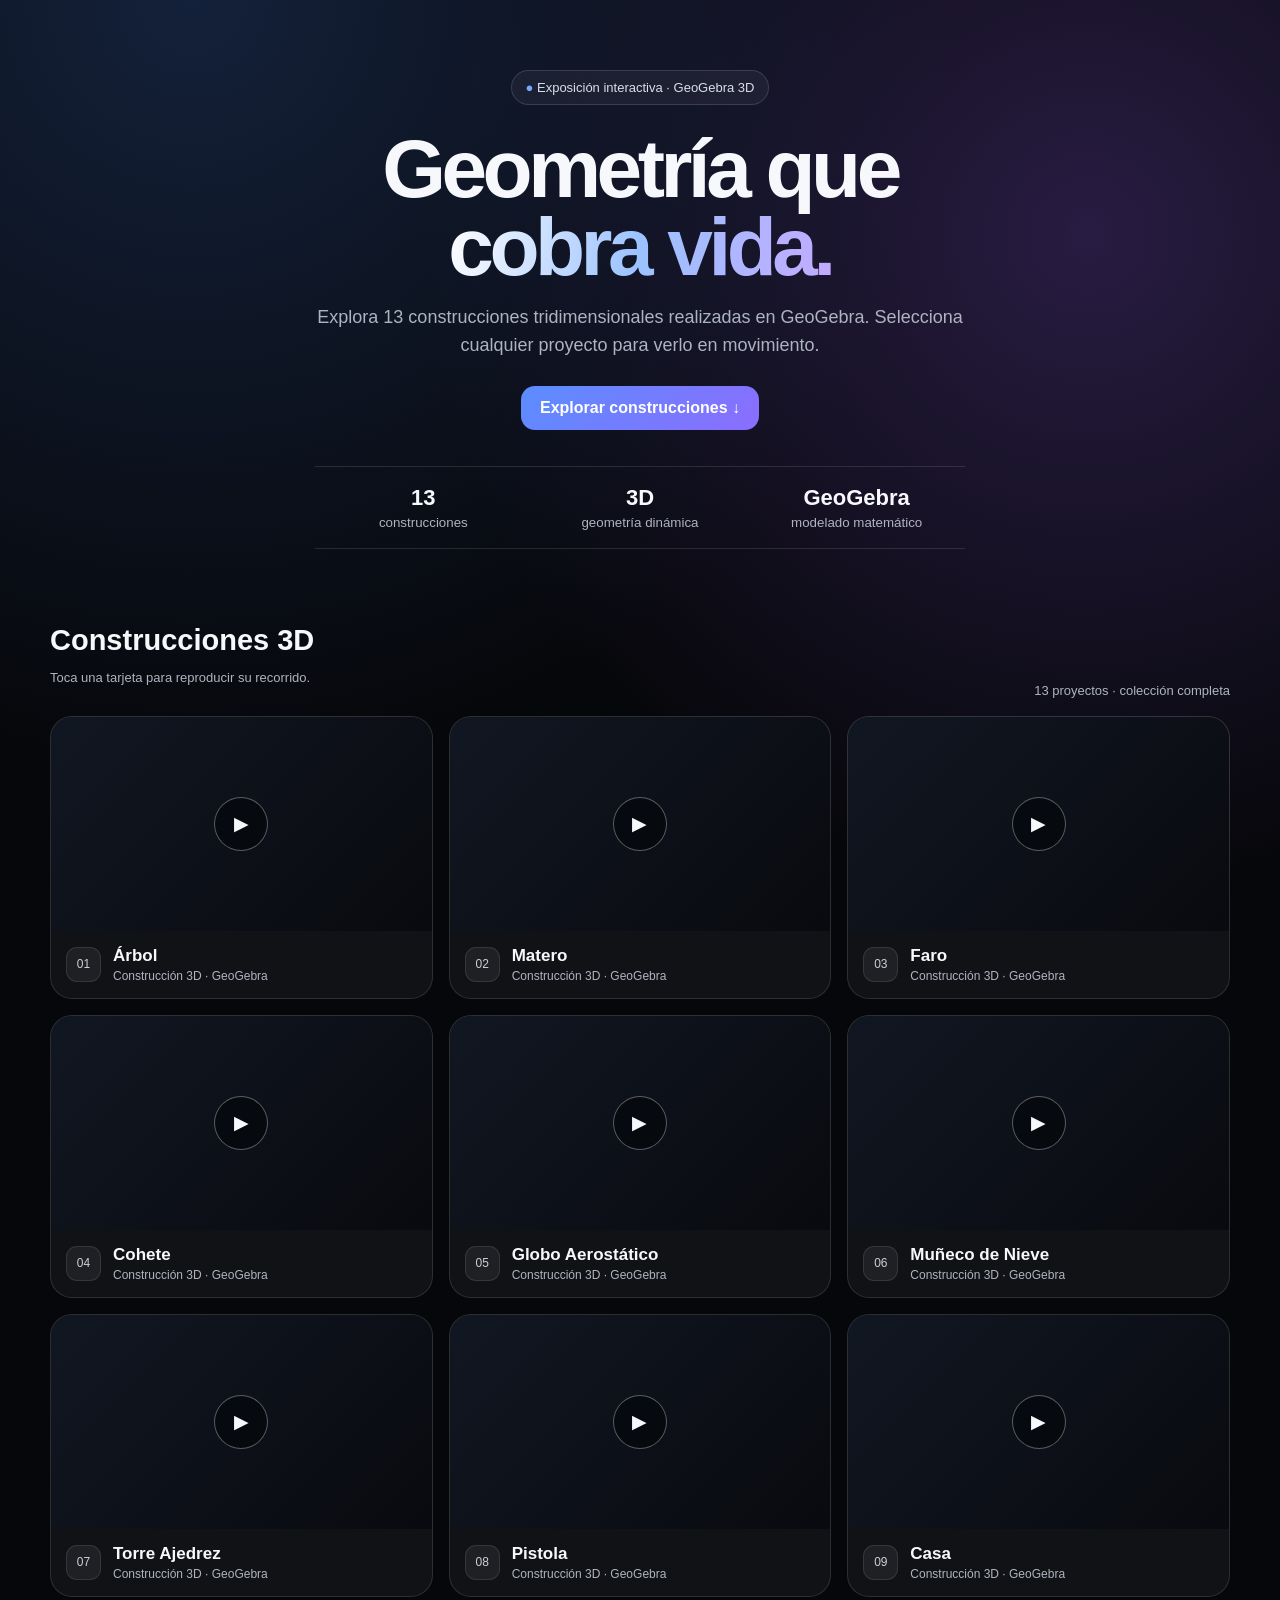
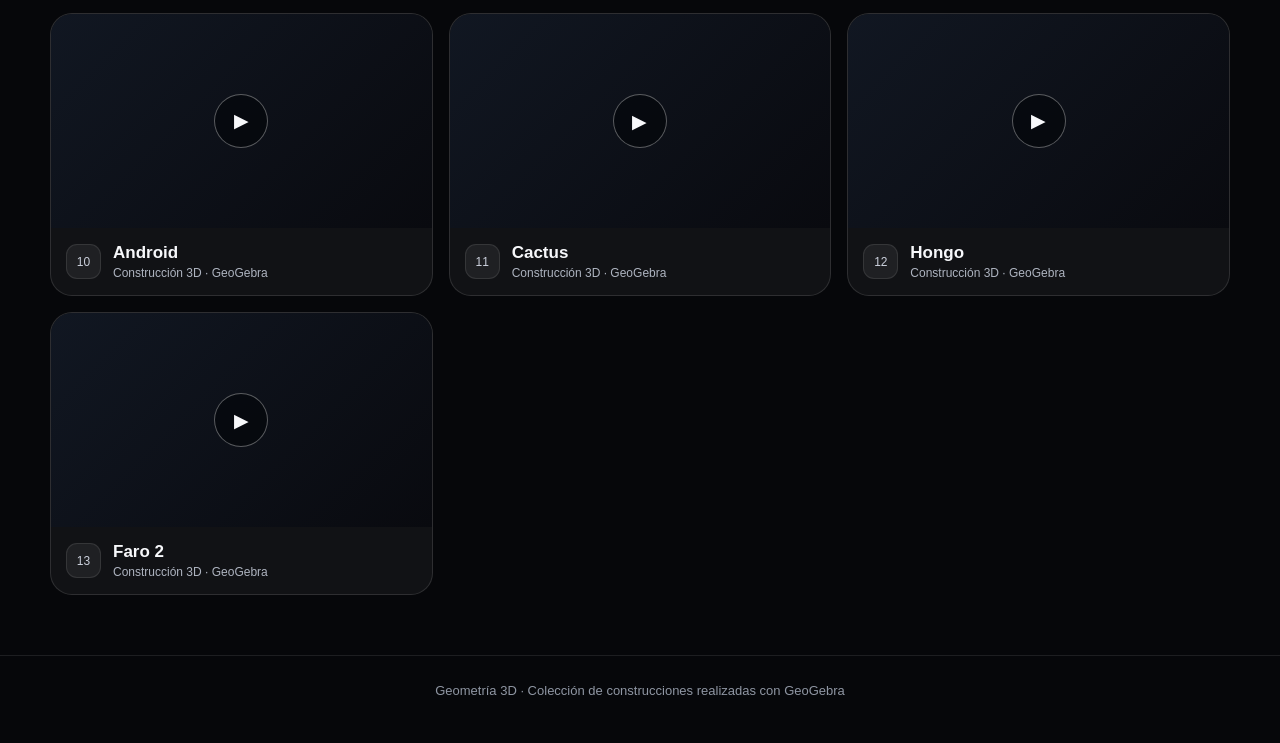
<file: index.html>
<!doctype html><html lang="es"><head><meta charset="utf-8"><meta name="viewport" content="width=device-width,initial-scale=1"><meta name="theme-color" content="#06070a"><title>Geometría 3D · GeoGebra</title><link rel="stylesheet" href="style.css"></head><body><header><span class="badge">● Exposición interactiva · GeoGebra 3D</span><h1>Geometría que<br><b>cobra vida.</b></h1><p>Explora 13 construcciones tridimensionales realizadas en GeoGebra. Selecciona cualquier proyecto para verlo en movimiento.</p><a href="#galeria">Explorar construcciones ↓</a><div class="stats"><div><strong>13</strong><small>construcciones</small></div><div><strong>3D</strong><small>geometría dinámica</small></div><div><strong>GeoGebra</strong><small>modelado matemático</small></div></div></header><main id="galeria"><div class="head"><div><h2>Construcciones 3D</h2><p>Toca una tarjeta para reproducir su recorrido.</p></div><span>13 proyectos · colección completa</span></div><section class="grid" id="grid"></section></main><dialog id="viewer"><div class="top"><strong id="title"></strong><button onclick="closeVideo()">×</button></div><video id="player" controls playsinline></video></dialog><footer>Geometría 3D · Colección de construcciones realizadas con GeoGebra</footer><script src="app.js"></script></body></html>
</file>
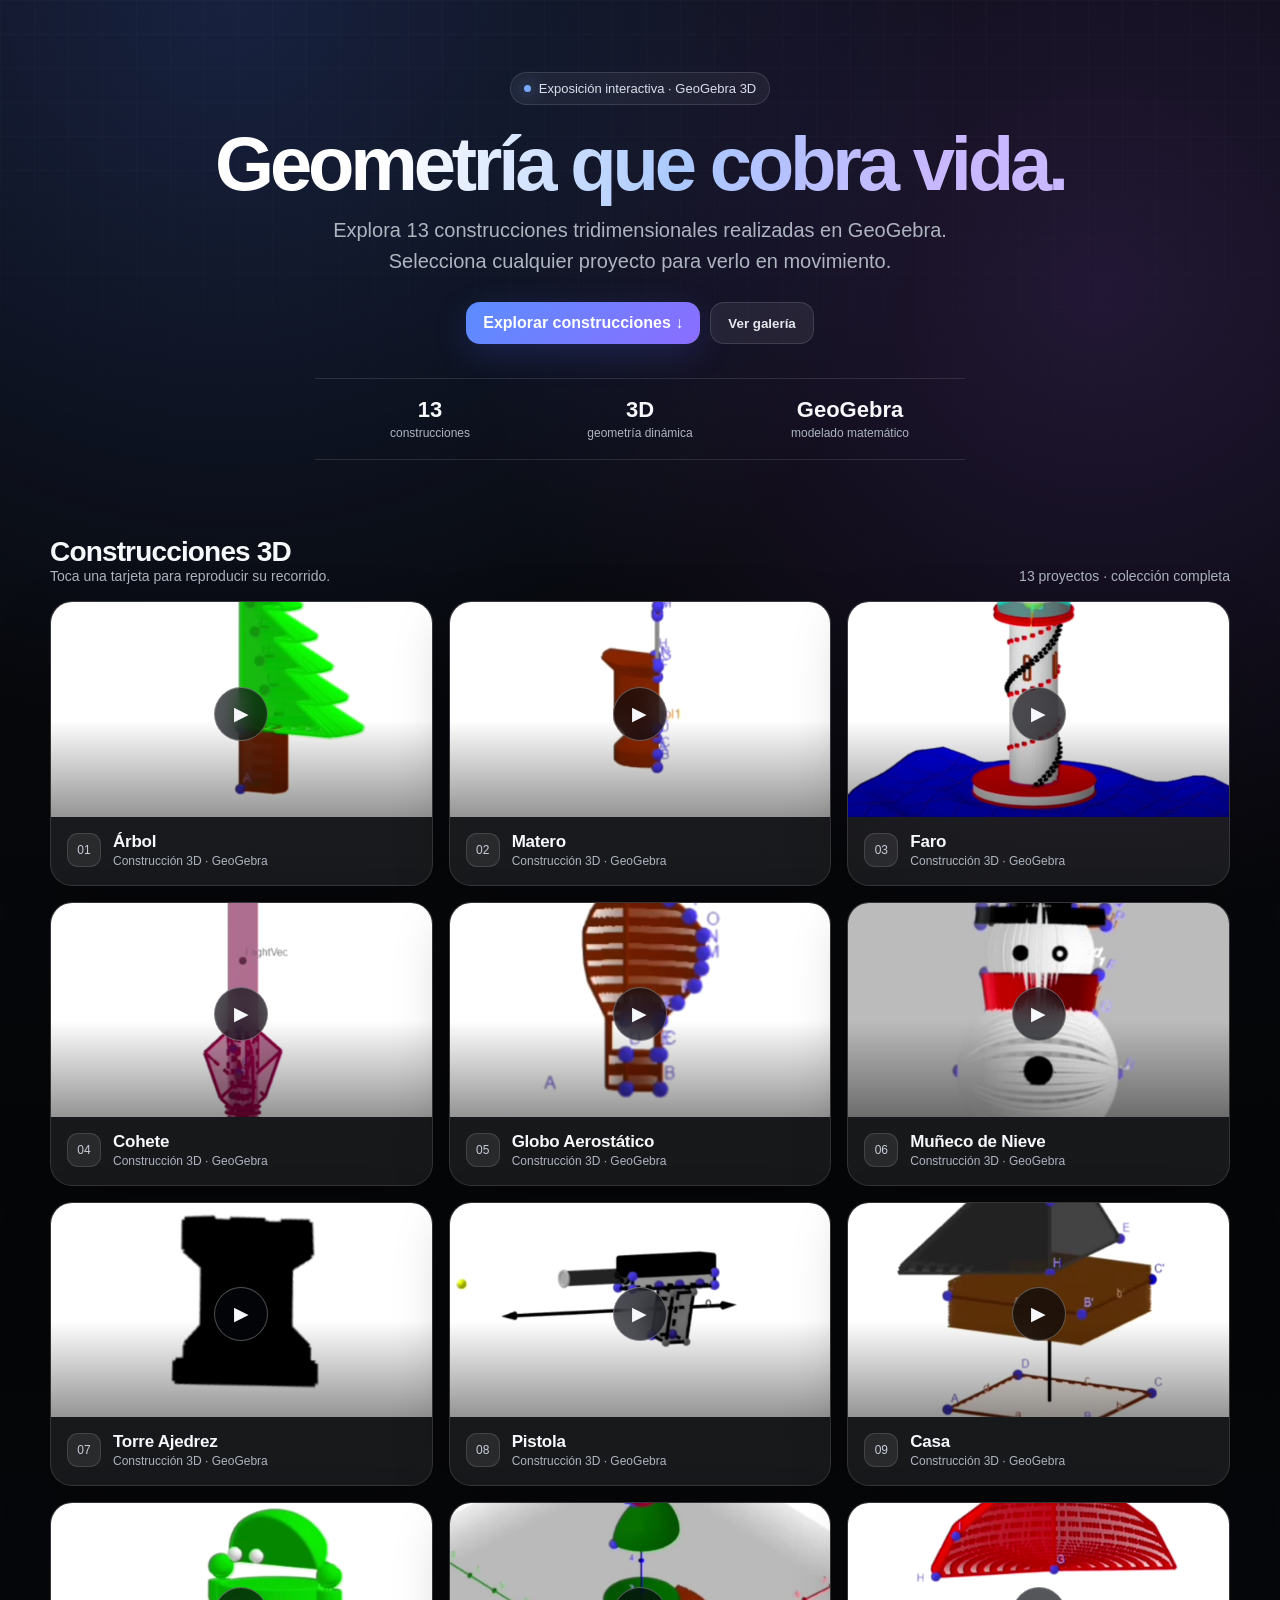
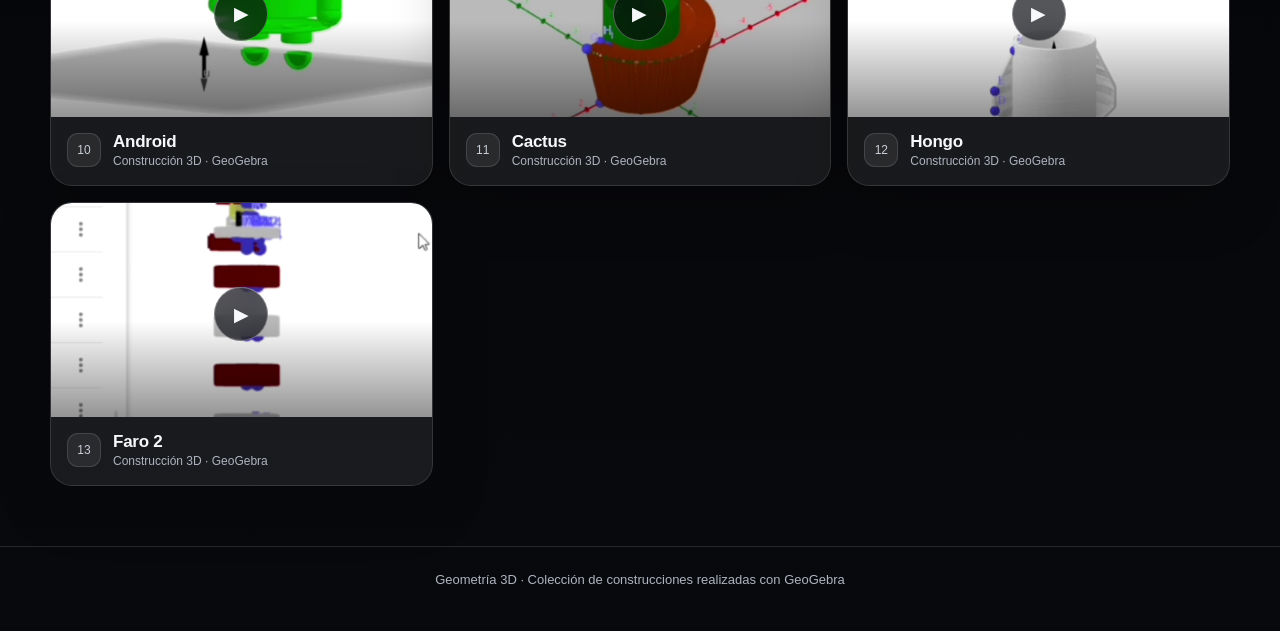
<file: videos/index.html>
<!doctype html>
<html lang="es">
<head>
<meta charset="utf-8">
<meta name="viewport" content="width=device-width,initial-scale=1,viewport-fit=cover">
<meta name="theme-color" content="#06070a">
<title>Geometría 3D · GeoGebra</title>
<link rel="stylesheet" href="assets/style.css">
</head>
<body>
<main>
<section class="hero">
  <div class="wrap">
    <div class="badge"><span class="dot"></span> Exposición interactiva · GeoGebra 3D</div>
    <h1><span class="gradient">Geometría que cobra vida.</span></h1>
    <p class="sub">Explora 13 construcciones tridimensionales realizadas en GeoGebra. Selecciona cualquier proyecto para verlo en movimiento.</p>
    <div class="hero-actions">
      <a class="btn" href="#proyectos">Explorar construcciones ↓</a>
      <button class="btn secondary" onclick="document.getElementById('proyectos').scrollIntoView()">Ver galería</button>
    </div>
    <div class="stats">
      <div class="stat"><strong>13</strong><span>construcciones</span></div>
      <div class="stat"><strong>3D</strong><span>geometría dinámica</span></div>
      <div class="stat"><strong>GeoGebra</strong><span>modelado matemático</span></div>
    </div>
  </div>
</section>

<section id="proyectos" class="wrap">
  <div class="section-head">
    <div><h2>Construcciones 3D</h2><p>Toca una tarjeta para reproducir su recorrido.</p></div>
    <p>13 proyectos · colección completa</p>
  </div>
  <div class="grid"><article class="card" onclick="openVideo('videos/01-arbol.mp4', "Árbol")">
      <div class="poster"><img src="thumbnails/01-arbol.jpg" alt="Árbol" loading="lazy"><div class="play"><span>▶</span></div></div>
      <div class="meta"><div class="num">01</div><div><div class="title">Árbol</div><span class="small">Construcción 3D · GeoGebra</span></div></div>
    </article>
<article class="card" onclick="openVideo('videos/02-matero.mp4', "Matero")">
      <div class="poster"><img src="thumbnails/02-matero.jpg" alt="Matero" loading="lazy"><div class="play"><span>▶</span></div></div>
      <div class="meta"><div class="num">02</div><div><div class="title">Matero</div><span class="small">Construcción 3D · GeoGebra</span></div></div>
    </article>
<article class="card" onclick="openVideo('videos/03-faro.mp4', "Faro")">
      <div class="poster"><img src="thumbnails/03-faro.jpg" alt="Faro" loading="lazy"><div class="play"><span>▶</span></div></div>
      <div class="meta"><div class="num">03</div><div><div class="title">Faro</div><span class="small">Construcción 3D · GeoGebra</span></div></div>
    </article>
<article class="card" onclick="openVideo('videos/04-cohete.mp4', "Cohete")">
      <div class="poster"><img src="thumbnails/04-cohete.jpg" alt="Cohete" loading="lazy"><div class="play"><span>▶</span></div></div>
      <div class="meta"><div class="num">04</div><div><div class="title">Cohete</div><span class="small">Construcción 3D · GeoGebra</span></div></div>
    </article>
<article class="card" onclick="openVideo('videos/05-globo-aerostatico.mp4', "Globo Aerostático")">
      <div class="poster"><img src="thumbnails/05-globo-aerostatico.jpg" alt="Globo Aerostático" loading="lazy"><div class="play"><span>▶</span></div></div>
      <div class="meta"><div class="num">05</div><div><div class="title">Globo Aerostático</div><span class="small">Construcción 3D · GeoGebra</span></div></div>
    </article>
<article class="card" onclick="openVideo('videos/06-muneco-de-nieve.mp4', "Muñeco de Nieve")">
      <div class="poster"><img src="thumbnails/06-muneco-de-nieve.jpg" alt="Muñeco de Nieve" loading="lazy"><div class="play"><span>▶</span></div></div>
      <div class="meta"><div class="num">06</div><div><div class="title">Muñeco de Nieve</div><span class="small">Construcción 3D · GeoGebra</span></div></div>
    </article>
<article class="card" onclick="openVideo('videos/07-torre-ajedrez.mp4', "Torre Ajedrez")">
      <div class="poster"><img src="thumbnails/07-torre-ajedrez.jpg" alt="Torre Ajedrez" loading="lazy"><div class="play"><span>▶</span></div></div>
      <div class="meta"><div class="num">07</div><div><div class="title">Torre Ajedrez</div><span class="small">Construcción 3D · GeoGebra</span></div></div>
    </article>
<article class="card" onclick="openVideo('videos/08-pistola.mp4', "Pistola")">
      <div class="poster"><img src="thumbnails/08-pistola.jpg" alt="Pistola" loading="lazy"><div class="play"><span>▶</span></div></div>
      <div class="meta"><div class="num">08</div><div><div class="title">Pistola</div><span class="small">Construcción 3D · GeoGebra</span></div></div>
    </article>
<article class="card" onclick="openVideo('videos/09-casa.mp4', "Casa")">
      <div class="poster"><img src="thumbnails/09-casa.jpg" alt="Casa" loading="lazy"><div class="play"><span>▶</span></div></div>
      <div class="meta"><div class="num">09</div><div><div class="title">Casa</div><span class="small">Construcción 3D · GeoGebra</span></div></div>
    </article>
<article class="card" onclick="openVideo('videos/10-android.mp4', "Android")">
      <div class="poster"><img src="thumbnails/10-android.jpg" alt="Android" loading="lazy"><div class="play"><span>▶</span></div></div>
      <div class="meta"><div class="num">10</div><div><div class="title">Android</div><span class="small">Construcción 3D · GeoGebra</span></div></div>
    </article>
<article class="card" onclick="openVideo('videos/11-cactus.mp4', "Cactus")">
      <div class="poster"><img src="thumbnails/11-cactus.jpg" alt="Cactus" loading="lazy"><div class="play"><span>▶</span></div></div>
      <div class="meta"><div class="num">11</div><div><div class="title">Cactus</div><span class="small">Construcción 3D · GeoGebra</span></div></div>
    </article>
<article class="card" onclick="openVideo('videos/12-hongo.mp4', "Hongo")">
      <div class="poster"><img src="thumbnails/12-hongo.jpg" alt="Hongo" loading="lazy"><div class="play"><span>▶</span></div></div>
      <div class="meta"><div class="num">12</div><div><div class="title">Hongo</div><span class="small">Construcción 3D · GeoGebra</span></div></div>
    </article>
<article class="card" onclick="openVideo('videos/13-faro-2.mp4', "Faro 2")">
      <div class="poster"><img src="thumbnails/13-faro-2.jpg" alt="Faro 2" loading="lazy"><div class="play"><span>▶</span></div></div>
      <div class="meta"><div class="num">13</div><div><div class="title">Faro 2</div><span class="small">Construcción 3D · GeoGebra</span></div></div>
    </article></div>
</section>
</main>
<footer><div class="wrap">Geometría 3D · Colección de construcciones realizadas con GeoGebra</div></footer>

<div class="modal" id="modal" role="dialog" aria-modal="true">
  <div class="modal-inner">
    <div class="modal-top"><div class="modal-title" id="modalTitle"></div><button class="close" id="close" aria-label="Cerrar">×</button></div>
    <video id="player" controls playsinline preload="metadata"></video>
  </div>
</div>
<script src="assets/app.js"></script>
</body>
</html>
</file>
<file: style.css>
*{box-sizing:border-box}html{scroll-behavior:smooth}body{margin:0;background:radial-gradient(circle at 15% 0,#14213a 0,transparent 30%),radial-gradient(circle at 85% 10%,#281c42 0,transparent 28%),#06070a;color:#f7f8fb;font-family:Inter,-apple-system,BlinkMacSystemFont,"Segoe UI",sans-serif}header{max-width:1100px;margin:auto;text-align:center;padding:70px 20px 40px}.badge{display:inline-block;padding:9px 14px;border:1px solid #ffffff22;background:#ffffff0c;border-radius:99px;color:#d9deea;font-size:13px}.badge:first-letter{color:#79a8ff}h1{font-size:clamp(46px,8vw,82px);line-height:.95;letter-spacing:-.055em;margin:25px 0 18px}h1 b{background:linear-gradient(100deg,#fff,#9bc2ff,#c3aaff);-webkit-background-clip:text;color:transparent}header>p{max-width:700px;margin:0 auto 26px;color:#adb4c0;font-size:18px;line-height:1.55}header>a{display:inline-block;padding:13px 19px;border-radius:14px;color:white;text-decoration:none;font-weight:700;background:linear-gradient(135deg,#5b8dff,#8b6dff)}.stats{max-width:650px;margin:36px auto 0;padding:18px 0;display:grid;grid-template-columns:repeat(3,1fr);border-top:1px solid #ffffff1e;border-bottom:1px solid #ffffff1e}.stats strong,.stats small{display:block}.stats strong{font-size:22px}.stats small{color:#aeb4c0;margin-top:4px}main{width:min(1180px,calc(100% - 28px));margin:auto}.head{display:flex;justify-content:space-between;align-items:end;margin:35px 0 18px}.head h2{font-size:29px;margin:0}.head p,.head span{color:#aeb4c0;font-size:13px}.grid{display:grid;grid-template-columns:repeat(3,1fr);gap:16px;padding-bottom:60px}.card{overflow:hidden;border:1px solid #ffffff1e;background:#ffffff0c;border-radius:22px;cursor:pointer;transition:.25s}.card:hover{transform:translateY(-4px);border-color:#ffffff44}.preview{aspect-ratio:16/9;background:linear-gradient(135deg,#111722,#090a0f);position:relative;display:grid;place-items:center}.preview video{width:100%;height:100%;object-fit:cover}.play{position:absolute;width:54px;height:54px;border-radius:50%;display:grid;place-items:center;background:#05070cb8;border:1px solid #ffffff55;font-size:19px}.meta{display:flex;gap:12px;align-items:center;padding:15px}.num{width:35px;height:35px;display:grid;place-items:center;border-radius:11px;background:#ffffff10;border:1px solid #ffffff18;font-size:12px;color:#cbd0dc}.name{font-weight:700;font-size:17px}.kind{font-size:12px;color:#aeb4c0;margin-top:3px}dialog{width:min(1000px,calc(100% - 20px));padding:0;border:1px solid #ffffff33;border-radius:23px;background:#05060a;color:white;box-shadow:0 30px 100px #000}dialog::backdrop{background:#000b;backdrop-filter:blur(14px)}dialog video{display:block;width:100%;max-height:78vh;background:#000}.top{display:flex;align-items:center;justify-content:space-between;padding:13px 16px}.top button{border:1px solid #ffffff22;background:#ffffff10;color:white;border-radius:50%;width:38px;height:38px;font-size:22px}footer{text-align:center;border-top:1px solid #ffffff18;color:#8f96a3;padding:27px 15px 45px;font-size:13px}@media(max-width:800px){.grid{grid-template-columns:repeat(2,1fr)}}@media(max-width:540px){header{padding-top:42px}.grid{grid-template-columns:1fr}.head{align-items:start;flex-direction:column}.stats small{font-size:10px}}
</file>
<file: videos/assets/style.css>
:root{
  --bg:#06070a; --panel:rgba(255,255,255,.075); --panel2:rgba(255,255,255,.11);
  --text:#f7f8fb; --muted:#aeb4c0; --line:rgba(255,255,255,.12);
  --accent:#8ab4ff; --accent2:#b7a3ff;
}
*{box-sizing:border-box}
html{scroll-behavior:smooth;background:var(--bg)}
body{margin:0;color:var(--text);font-family:Inter,ui-sans-serif,-apple-system,BlinkMacSystemFont,"Segoe UI",sans-serif;
background:
radial-gradient(circle at 18% 0%,rgba(84,126,255,.20),transparent 30%),
radial-gradient(circle at 86% 13%,rgba(169,92,255,.16),transparent 28%),
linear-gradient(180deg,#090b10 0%,#050608 55%,#08090d 100%);
min-height:100vh}
body::before{content:"";position:fixed;inset:0;pointer-events:none;background-image:
linear-gradient(rgba(255,255,255,.018) 1px,transparent 1px),
linear-gradient(90deg,rgba(255,255,255,.018) 1px,transparent 1px);
background-size:34px 34px;mask-image:linear-gradient(to bottom,black,transparent 70%)}
.wrap{width:min(1180px,calc(100% - 34px));margin:auto;position:relative}
.hero{padding:72px 0 34px;text-align:center}
.badge{display:inline-flex;gap:8px;align-items:center;padding:8px 13px;border:1px solid var(--line);
background:rgba(255,255,255,.055);backdrop-filter:blur(14px);border-radius:999px;color:#d9deea;font-size:13px}
.dot{width:7px;height:7px;border-radius:50%;background:#79a8ff;box-shadow:0 0 18px #79a8ff}
h1{font-size:clamp(38px,7vw,76px);letter-spacing:-.055em;line-height:.98;margin:22px auto 14px;max-width:900px}
.gradient{background:linear-gradient(100deg,#fff 20%,#a9c8ff 55%,#c9b7ff 85%);-webkit-background-clip:text;color:transparent}
.sub{max-width:680px;margin:0 auto;color:var(--muted);font-size:clamp(16px,2.2vw,20px);line-height:1.55}
.hero-actions{display:flex;justify-content:center;gap:10px;flex-wrap:wrap;margin-top:25px}
.btn{appearance:none;border:none;text-decoration:none;color:#fff;display:inline-flex;align-items:center;justify-content:center;
padding:12px 17px;border-radius:14px;background:linear-gradient(135deg,#5b8dff,#8b6dff);font-weight:650;cursor:pointer;
box-shadow:0 10px 35px rgba(79,100,255,.20)}
.btn.secondary{background:rgba(255,255,255,.07);border:1px solid var(--line);box-shadow:none;color:#e5e8ef}
.stats{display:grid;grid-template-columns:repeat(3,1fr);max-width:650px;margin:34px auto 0;padding:18px 10px;
border-top:1px solid var(--line);border-bottom:1px solid var(--line)}
.stat strong{display:block;font-size:22px}.stat span{font-size:12px;color:var(--muted)}
.section-head{display:flex;justify-content:space-between;align-items:end;gap:16px;margin:42px 0 17px}
.section-head h2{font-size:28px;letter-spacing:-.03em;margin:0}.section-head p{color:var(--muted);margin:0;font-size:14px}
.grid{display:grid;grid-template-columns:repeat(3,minmax(0,1fr));gap:16px;padding-bottom:60px}
.card{position:relative;overflow:hidden;border-radius:22px;border:1px solid var(--line);background:var(--panel);
box-shadow:0 20px 55px rgba(0,0,0,.22);transition:transform .25s ease,border-color .25s ease,background .25s ease}
.card:hover{transform:translateY(-4px);border-color:rgba(255,255,255,.25);background:var(--panel2)}
.poster{aspect-ratio:16/9;overflow:hidden;background:#0b0c10;position:relative}
.poster img{width:100%;height:100%;display:block;object-fit:cover;transition:transform .45s ease;filter:saturate(1.02) contrast(1.03)}
.card:hover .poster img{transform:scale(1.025)}
.play{position:absolute;inset:0;display:grid;place-items:center;background:linear-gradient(transparent 55%,rgba(0,0,0,.42))}
.play span{width:54px;height:54px;display:grid;place-items:center;border-radius:50%;background:rgba(5,7,12,.68);
border:1px solid rgba(255,255,255,.30);backdrop-filter:blur(12px);font-size:19px;transform:translateY(4px)}
.meta{padding:15px 16px 17px;display:flex;align-items:center;gap:12px}
.num{flex:0 0 auto;width:34px;height:34px;border-radius:11px;display:grid;place-items:center;
background:rgba(255,255,255,.075);border:1px solid var(--line);font-size:12px;color:#c9ced9}
.title{font-size:17px;font-weight:680;letter-spacing:-.015em}.small{display:block;color:var(--muted);font-size:12px;margin-top:2px}
footer{border-top:1px solid var(--line);padding:25px 0 44px;color:var(--muted);font-size:13px;text-align:center}
.modal{position:fixed;inset:0;z-index:50;background:rgba(0,0,0,.76);backdrop-filter:blur(18px);display:none;align-items:center;justify-content:center;padding:20px}
.modal.open{display:flex}.modal-inner{width:min(1050px,100%);background:#05060a;border:1px solid rgba(255,255,255,.18);
border-radius:24px;overflow:hidden;box-shadow:0 35px 100px rgba(0,0,0,.65)}
.modal-top{display:flex;align-items:center;justify-content:space-between;padding:13px 15px;border-bottom:1px solid var(--line)}
.modal-title{font-weight:700}.close{width:38px;height:38px;border:1px solid var(--line);border-radius:50%;background:rgba(255,255,255,.08);color:#fff;font-size:20px;cursor:pointer}
video{display:block;width:100%;max-height:75vh;background:#000}
@media(max-width:850px){.grid{grid-template-columns:repeat(2,minmax(0,1fr))}.hero{padding-top:52px}}
@media(max-width:560px){.wrap{width:min(100% - 20px,1180px)}.grid{grid-template-columns:1fr;gap:13px}
.hero{padding-top:38px}.stats{margin-top:26px}.section-head{align-items:start;flex-direction:column}.card{border-radius:18px}.modal{padding:8px}.modal-inner{border-radius:18px}}
</file>
